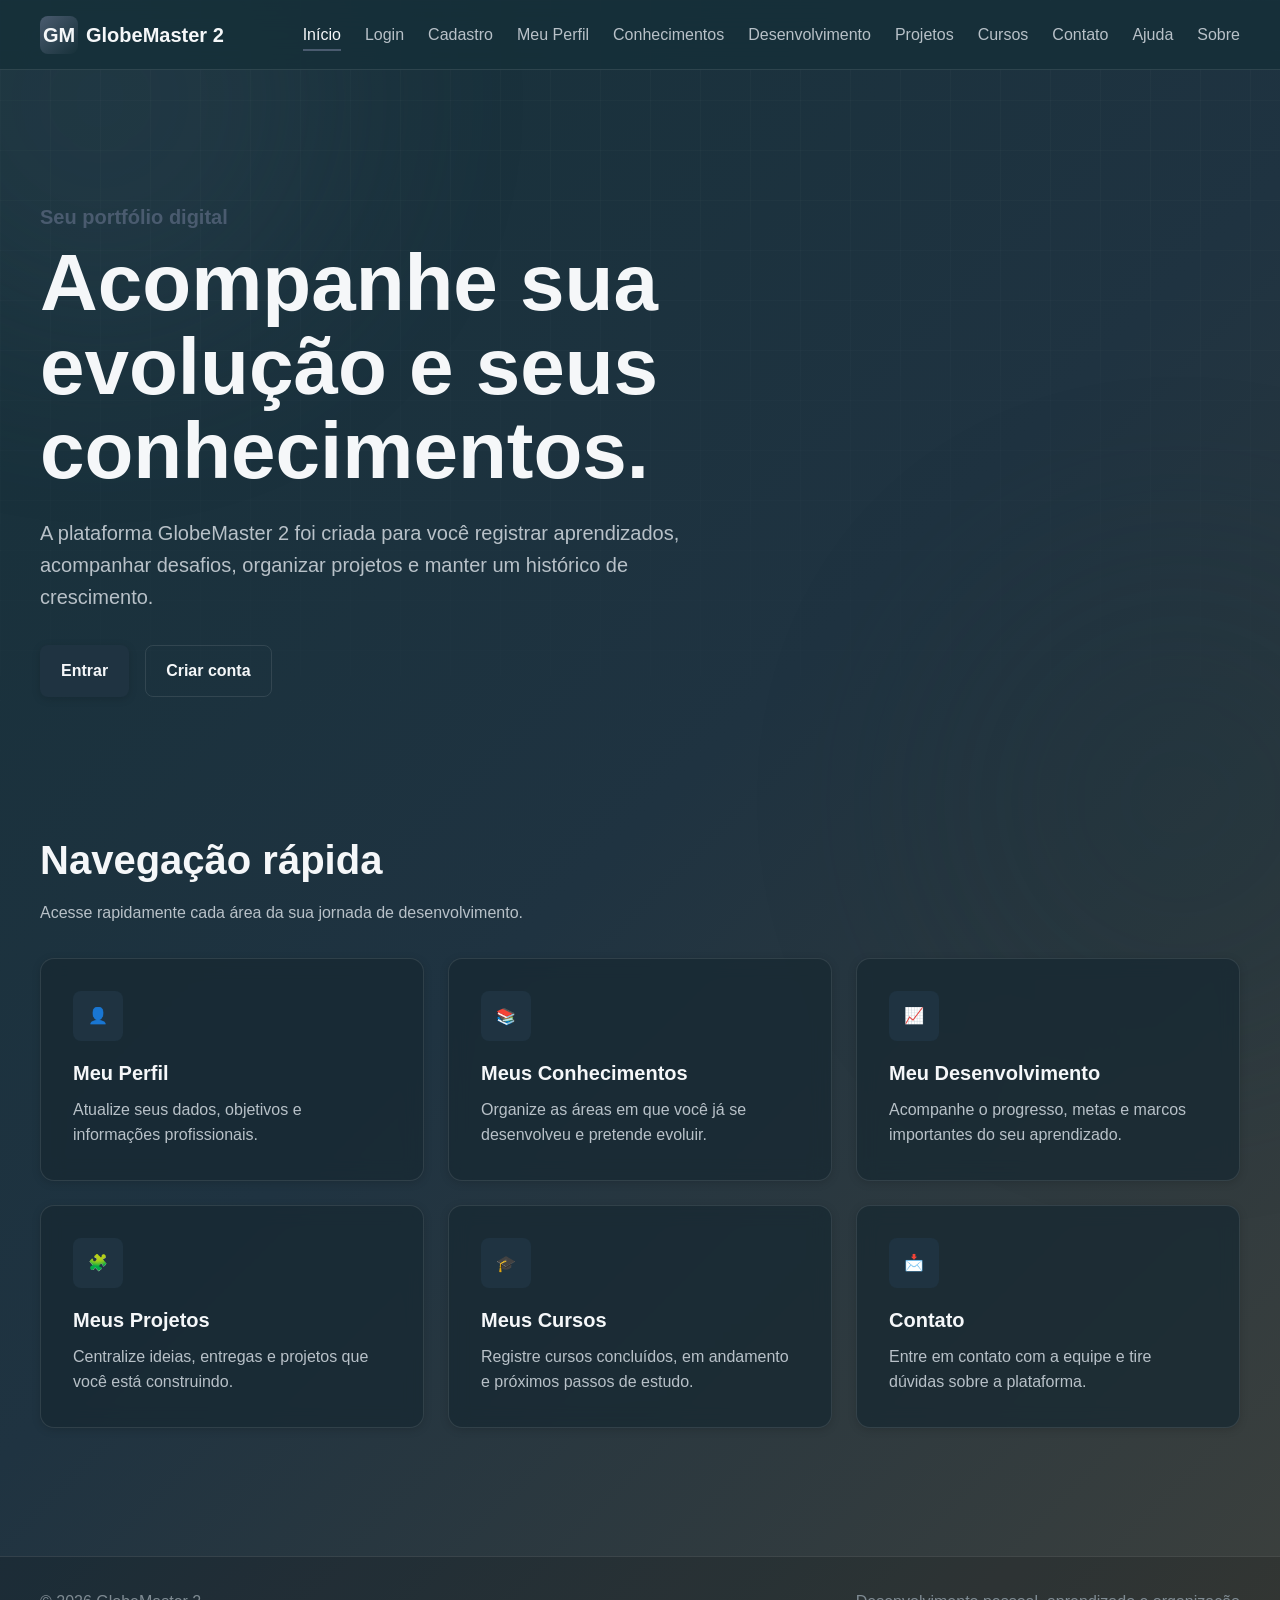
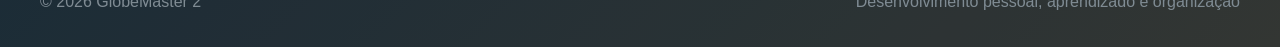
<file: Backend/index.html>
<!DOCTYPE html>
<html lang="pt-br">
<head>
    <meta charset="UTF-8" />
    <meta name="viewport" content="width=device-width, initial-scale=1.0" />
    <title>GlobeMaster 2</title>
    <link rel="stylesheet" href="../Frontend/Css/style.css" />
    <script defer src="../Frontend/Js/script.js"></script>
</head>
<body>
    <div class="background-grid"></div>

    <header class="navbar">
        <div class="navbar-container">
            <a href="index.html" class="logo">
                <span class="logo-icon">GM</span>
                GlobeMaster 2
            </a>

            <button class="menu-toggle" type="button" aria-label="Abrir menu">☰</button>

            <ul class="nav-links">
                <li><a class="nav-link active" href="index.html">Início</a></li>
                <li><a class="nav-link" href="Login.html">Login</a></li>
                <li><a class="nav-link" href="cadastro.html">Cadastro</a></li>
                <li><a class="nav-link" href="MeuPerfil.html">Meu Perfil</a></li>
                <li><a class="nav-link" href="MeusConhecimento.html">Conhecimentos</a></li>
                <li><a class="nav-link" href="meusdesenvolvimento.html">Desenvolvimento</a></li>
                <li><a class="nav-link" href="meusprojetos.html">Projetos</a></li>
                <li><a class="nav-link" href="meuscursos.html">Cursos</a></li>
                <li><a class="nav-link" href="contato.html">Contato</a></li>
                <li><a class="nav-link" href="ajuda.html">Ajuda</a></li>
                <li><a class="nav-link" href="sobre.html">Sobre</a></li>
            </ul>
        </div>
    </header>

    <main>
        <div class="container">
            <section class="hero">
                <div class="hero-content">
                    <p class="hero-subtitle">Seu portfólio digital</p>
                    <h1 class="hero-title">Acompanhe sua evolução e seus conhecimentos.</h1>
                    <p class="hero-description">
                        A plataforma GlobeMaster 2 foi criada para você registrar aprendizados,
                        acompanhar desafios, organizar projetos e manter um histórico de crescimento.
                    </p>
                    <div class="flex" style="gap: 1rem; flex-wrap: wrap;">
                        <a class="btn btn-primary" href="Login.html">Entrar</a>
                        <a class="btn btn-secondary" href="cadastro.html">Criar conta</a>
                    </div>
                </div>
            </section>

            <section class="section">
                <div class="section-header">
                    <h2 class="section-title">Navegação rápida</h2>
                    <p class="section-description">Acesse rapidamente cada área da sua jornada de desenvolvimento.</p>
                </div>

                <div class="grid grid-3">
                    <article class="card">
                        <div class="card-icon">👤</div>
                        <h3 class="card-title">Meu Perfil</h3>
                        <p class="card-description">Atualize seus dados, objetivos e informações profissionais.</p>
                    </article>

                    <article class="card">
                        <div class="card-icon">📚</div>
                        <h3 class="card-title">Meus Conhecimentos</h3>
                        <p class="card-description">Organize as áreas em que você já se desenvolveu e pretende evoluir.</p>
                    </article>

                    <article class="card">
                        <div class="card-icon">📈</div>
                        <h3 class="card-title">Meu Desenvolvimento</h3>
                        <p class="card-description">Acompanhe o progresso, metas e marcos importantes do seu aprendizado.</p>
                    </article>

                    <article class="card">
                        <div class="card-icon">🧩</div>
                        <h3 class="card-title">Meus Projetos</h3>
                        <p class="card-description">Centralize ideias, entregas e projetos que você está construindo.</p>
                    </article>

                    <article class="card">
                        <div class="card-icon">🎓</div>
                        <h3 class="card-title">Meus Cursos</h3>
                        <p class="card-description">Registre cursos concluídos, em andamento e próximos passos de estudo.</p>
                    </article>

                    <article class="card">
                        <div class="card-icon">📩</div>
                        <h3 class="card-title">Contato</h3>
                        <p class="card-description">Entre em contato com a equipe e tire dúvidas sobre a plataforma.</p>
                    </article>
                </div>
            </section>
        </div>
    </main>

    <footer class="footer">
        <div class="container footer-container">
            <p class="footer-text">© 2026 GlobeMaster 2</p>
            <p class="footer-text">Desenvolvimento pessoal, aprendizado e organização</p>
        </div>
    </footer>
</body>
</html>
</file>
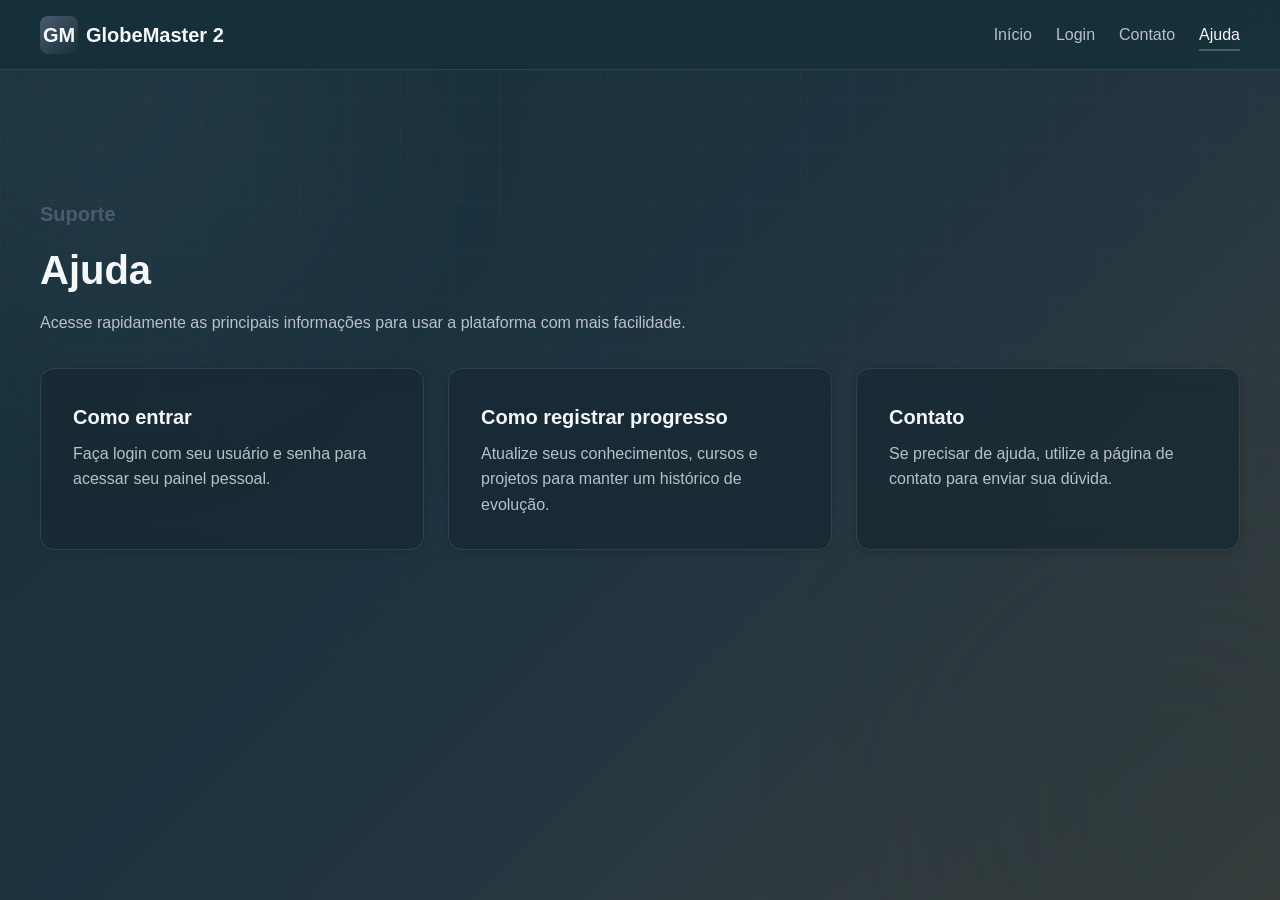
<file: Backend/ajuda.html>
<!DOCTYPE html>
<html lang="pt-br">
<head>
    <meta charset="UTF-8" />
    <meta name="viewport" content="width=device-width, initial-scale=1.0" />
    <title>Ajuda - GlobeMaster 2</title>
    <link rel="stylesheet" href="../Frontend/Css/style.css" />
    <script defer src="../Frontend/Js/script.js"></script>
</head>
<body>
    <div class="background-grid"></div>

    <header class="navbar">
        <div class="navbar-container">
            <a href="index.html" class="logo">
                <span class="logo-icon">GM</span>
                GlobeMaster 2
            </a>
            <ul class="nav-links">
                <li><a class="nav-link" href="index.html">Início</a></li>
                <li><a class="nav-link" href="Login.html">Login</a></li>
                <li><a class="nav-link" href="contato.html">Contato</a></li>
                <li><a class="nav-link active" href="ajuda.html">Ajuda</a></li>
            </ul>
        </div>
    </header>

    <main>
        <div class="container">
            <section class="section">
                <div class="section-header">
                    <p class="hero-subtitle">Suporte</p>
                    <h1 class="section-title">Ajuda</h1>
                    <p class="section-description">Acesse rapidamente as principais informações para usar a plataforma com mais facilidade.</p>
                </div>

                <div class="grid grid-3">
                    <article class="card">
                        <h3 class="card-title">Como entrar</h3>
                        <p class="card-description">Faça login com seu usuário e senha para acessar seu painel pessoal.</p>
                    </article>
                    <article class="card">
                        <h3 class="card-title">Como registrar progresso</h3>
                        <p class="card-description">Atualize seus conhecimentos, cursos e projetos para manter um histórico de evolução.</p>
                    </article>
                    <article class="card">
                        <h3 class="card-title">Contato</h3>
                        <p class="card-description">Se precisar de ajuda, utilize a página de contato para enviar sua dúvida.</p>
                    </article>
                </div>
            </section>
        </div>
    </main>
</body>
</html>
</file>
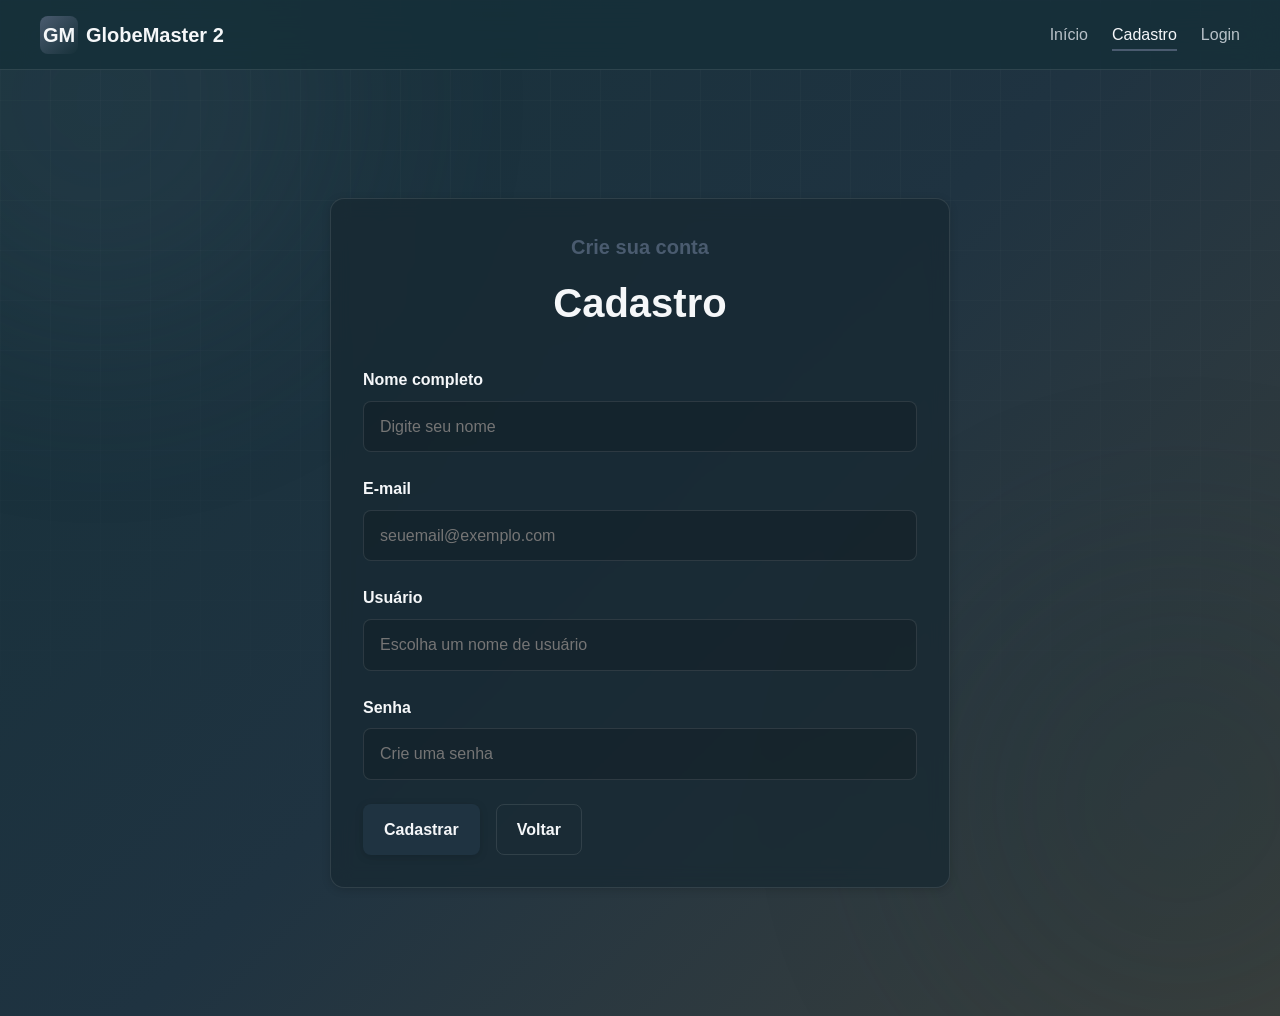
<file: Backend/cadastro.html>
<!DOCTYPE html>
<html lang="pt-br">
<head>
    <meta charset="UTF-8" />
    <meta name="viewport" content="width=device-width, initial-scale=1.0" />
    <title>Cadastro - GlobeMaster 2</title>
    <link rel="stylesheet" href="../Frontend/Css/style.css" />
    <script defer src="../Frontend/Js/script.js"></script>
</head>
<body>
    <div class="background-grid"></div>

    <header class="navbar">
        <div class="navbar-container">
            <a href="index.html" class="logo">
                <span class="logo-icon">GM</span>
                GlobeMaster 2
            </a>
            <ul class="nav-links">
                <li><a class="nav-link" href="index.html">Início</a></li>
                <li><a class="nav-link active" href="cadastro.html">Cadastro</a></li>
                <li><a class="nav-link" href="Login.html">Login</a></li>
            </ul>
        </div>
    </header>

    <main>
        <div class="container">
            <section class="section">
                <div class="card" style="max-width: 620px; margin: 0 auto;">
                    <div class="section-header text-center">
                        <p class="hero-subtitle">Crie sua conta</p>
                        <h1 class="section-title mb-2">Cadastro</h1>
                    </div>

                    <form action="login.php" method="POST">
                        <input type="hidden" name="action" value="cadastro" />
                        <div class="form-group">
                            <label class="form-label" for="nomeCompleto">Nome completo</label>
                            <input class="form-input" type="text" id="nomeCompleto" name="nomeCompleto" placeholder="Digite seu nome" />
                        </div>

                        <div class="form-group">
                            <label class="form-label" for="emailCadastro">E-mail</label>
                            <input class="form-input" type="email" id="emailCadastro" name="emailCadastro" placeholder="seuemail@exemplo.com" />
                        </div>

                        <div class="form-group">
                            <label class="form-label" for="usuarioCadastro">Usuário</label>
                            <input class="form-input" type="text" id="usuarioCadastro" name="usuarioCadastro" placeholder="Escolha um nome de usuário" />
                        </div>

                        <div class="form-group">
                            <label class="form-label" for="senhaCadastro">Senha</label>
                            <input class="form-input" type="password" id="senhaCadastro" name="senhaCadastro" placeholder="Crie uma senha" />
                        </div>

                        <div class="flex" style="gap: 1rem; flex-wrap: wrap;">
                            <button class="btn btn-primary" type="submit">Cadastrar</button>
                            <button class="btn btn-secondary" type="button" onclick="window.location.href='index.html'">Voltar</button>
                        </div>
                    </form>
                </div>
            </section>
        </div>
    </main>
</body>
</html>
</file>
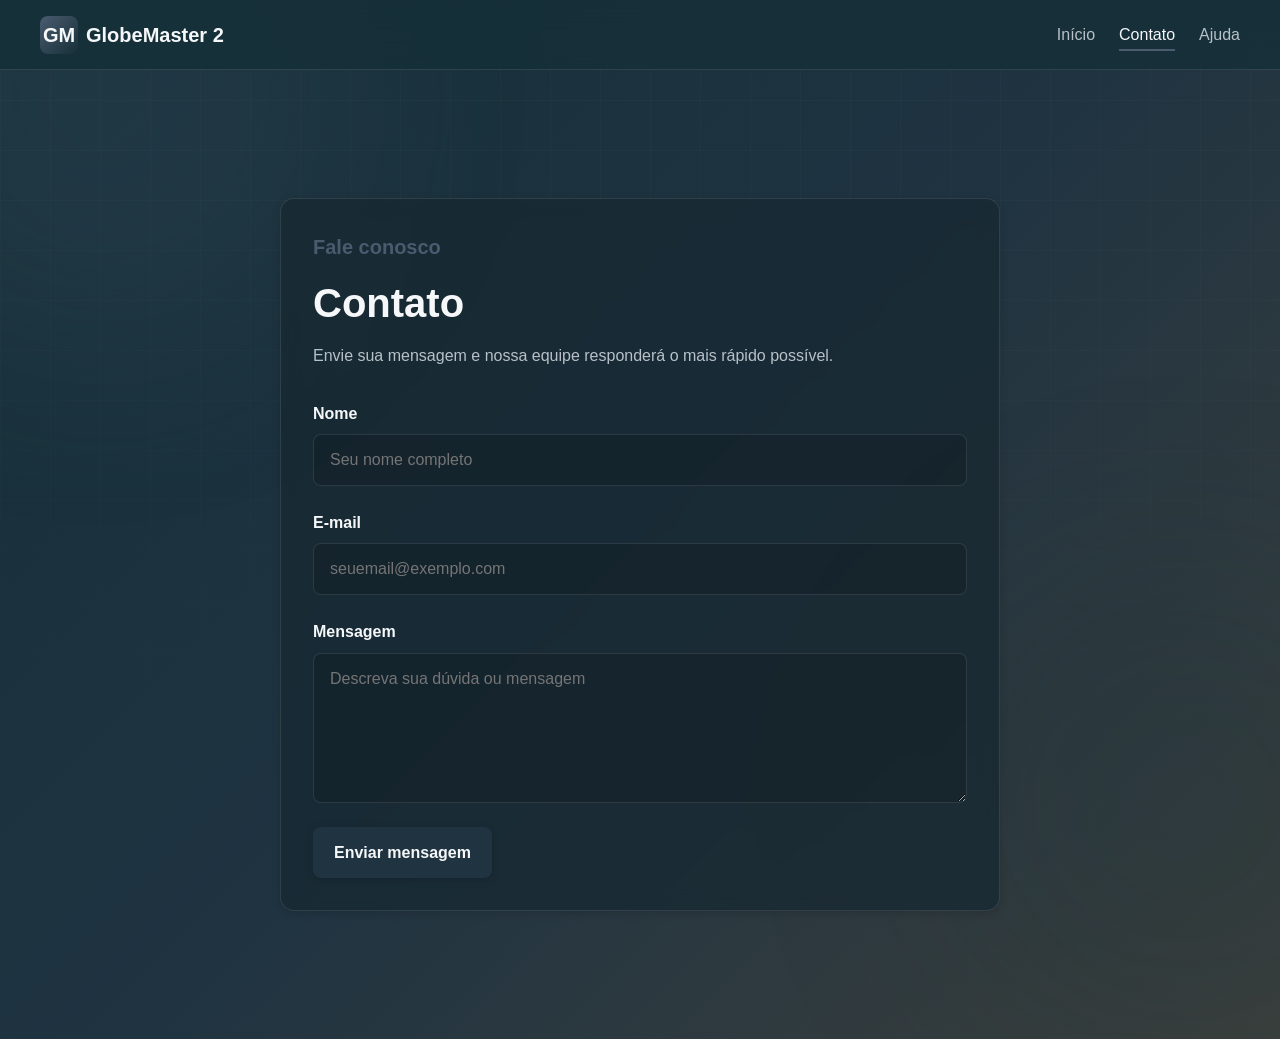
<file: Backend/contato.html>
<!DOCTYPE html>
<html lang="pt-br">
<head>
    <meta charset="UTF-8" />
    <meta name="viewport" content="width=device-width, initial-scale=1.0" />
    <title>Contato - GlobeMaster 2</title>
    <link rel="stylesheet" href="../Frontend/Css/style.css" />
    <script defer src="../Frontend/Js/script.js"></script>
</head>
<body>
    <div class="background-grid"></div>

    <header class="navbar">
        <div class="navbar-container">
            <a href="index.html" class="logo">
                <span class="logo-icon">GM</span>
                GlobeMaster 2
            </a>
            <ul class="nav-links">
                <li><a class="nav-link" href="index.html">Início</a></li>
                <li><a class="nav-link active" href="contato.html">Contato</a></li>
                <li><a class="nav-link" href="ajuda.html">Ajuda</a></li>
            </ul>
        </div>
    </header>

    <main>
        <div class="container">
            <section class="section">
                <div class="card" style="max-width: 720px; margin: 0 auto;">
                    <div class="section-header">
                        <p class="hero-subtitle">Fale conosco</p>
                        <h1 class="section-title">Contato</h1>
                        <p class="section-description">Envie sua mensagem e nossa equipe responderá o mais rápido possível.</p>
                    </div>

                    <form>
                        <div class="form-group">
                            <label class="form-label" for="nome">Nome</label>
                            <input class="form-input" type="text" id="nome" placeholder="Seu nome completo" />
                        </div>

                        <div class="form-group">
                            <label class="form-label" for="email">E-mail</label>
                            <input class="form-input" type="email" id="email" placeholder="seuemail@exemplo.com" />
                        </div>

                        <div class="form-group">
                            <label class="form-label" for="mensagem">Mensagem</label>
                            <textarea class="form-textarea" id="mensagem" placeholder="Descreva sua dúvida ou mensagem"></textarea>
                        </div>

                        <button class="btn btn-primary" type="submit">Enviar mensagem</button>
                    </form>
                </div>
            </section>
        </div>
    </main>
</body>
</html>
</file>
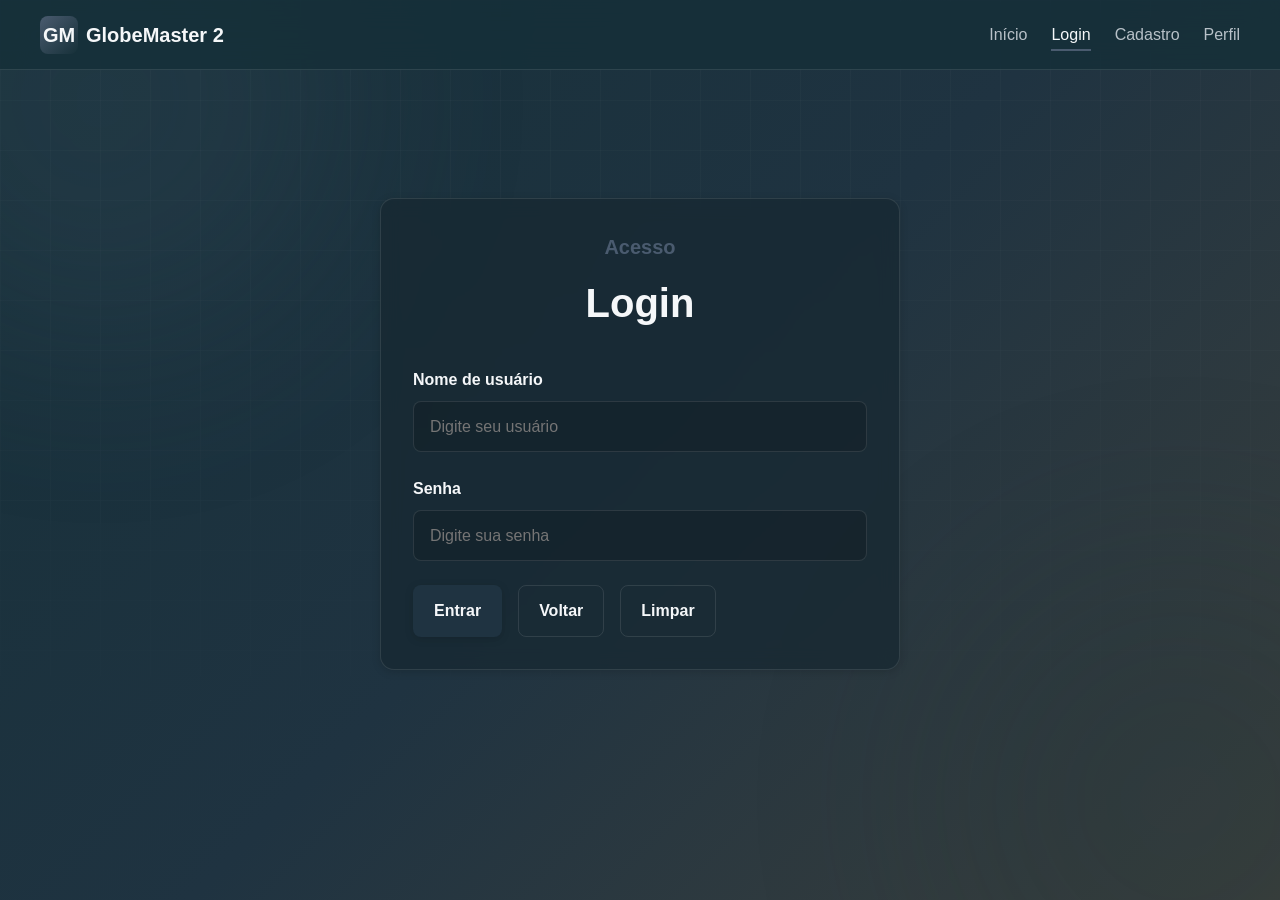
<file: Backend/Login.html>
<!DOCTYPE html>
<html lang="pt-br">
<head>
    <meta charset="UTF-8" />
    <meta name="viewport" content="width=device-width, initial-scale=1.0" />
    <title>Login - GlobeMaster 2</title>
    <link rel="stylesheet" href="../Frontend/Css/style.css" />
    <script defer src="../Frontend/Js/script.js"></script>
</head>
<body>
    <div class="background-grid"></div>

    <header class="navbar">
        <div class="navbar-container">
            <a href="index.html" class="logo">
                <span class="logo-icon">GM</span>
                GlobeMaster 2
            </a>
            <ul class="nav-links">
                <li><a class="nav-link" href="index.html">Início</a></li>
                <li><a class="nav-link active" href="Login.html">Login</a></li>
                <li><a class="nav-link" href="cadastro.html">Cadastro</a></li>
                <li><a class="nav-link" href="MeuPerfil.html">Perfil</a></li>
            </ul>
        </div>
    </header>

    <main>
        <div class="container">
            <section class="section">
                <div class="card" style="max-width: 520px; margin: 0 auto;">
                    <div class="section-header text-center">
                        <p class="hero-subtitle">Acesso</p>
                        <h1 class="section-title mb-2">Login</h1>
                    </div>

                    <form action="login.php" method="POST">
                        <div class="form-group">
                            <label class="form-label" for="username">Nome de usuário</label>
                            <input class="form-input" type="text" id="username" name="username" placeholder="Digite seu usuário" required />
                        </div>

                        <div class="form-group">
                            <label class="form-label" for="password">Senha</label>
                            <input class="form-input" type="password" id="password" name="password" placeholder="Digite sua senha" required />
                        </div>

                        <div class="flex" style="gap: 1rem; flex-wrap: wrap;">
                            <button class="btn btn-primary" type="submit">Entrar</button>
                            <button class="btn btn-secondary" type="button" onclick="window.location.href='index.html'">Voltar</button>
                            <button class="btn btn-secondary" type="reset">Limpar</button>
                        </div>
                    </form>
                </div>
            </section>
        </div>
    </main>
</body>
</html>
</file>
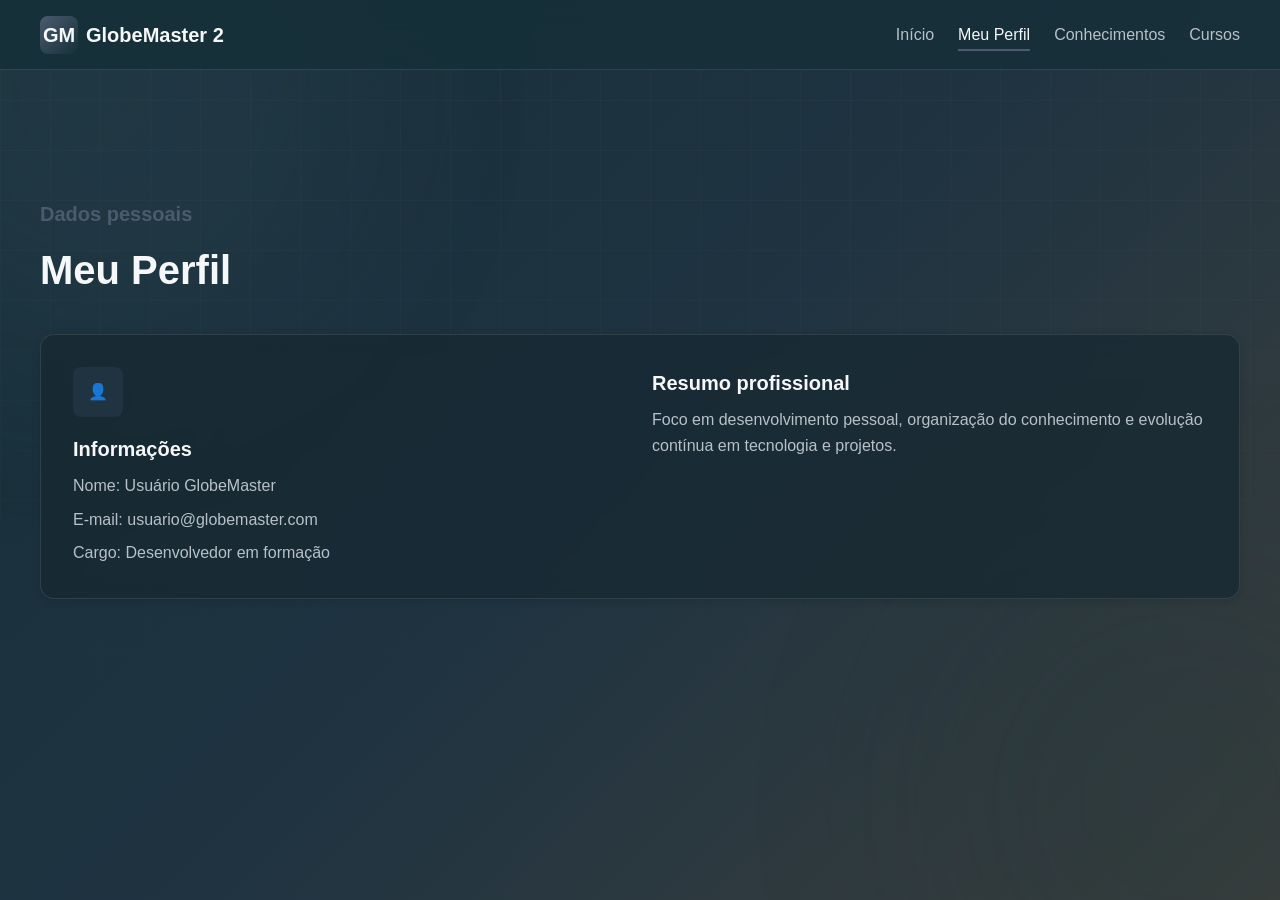
<file: Backend/MeuPerfil.html>
<!DOCTYPE html>
<html lang="pt-br">
<head>
    <meta charset="UTF-8" />
    <meta name="viewport" content="width=device-width, initial-scale=1.0" />
    <title>Meu Perfil - GlobeMaster 2</title>
    <link rel="stylesheet" href="../Frontend/Css/style.css" />
    <script defer src="../Frontend/Js/script.js"></script>
</head>
<body>
    <div class="background-grid"></div>

    <header class="navbar">
        <div class="navbar-container">
            <a href="index.html" class="logo">
                <span class="logo-icon">GM</span>
                GlobeMaster 2
            </a>
            <ul class="nav-links">
                <li><a class="nav-link" href="index.html">Início</a></li>
                <li><a class="nav-link active" href="MeuPerfil.html">Meu Perfil</a></li>
                <li><a class="nav-link" href="MeusConhecimento.html">Conhecimentos</a></li>
                <li><a class="nav-link" href="meuscursos.html">Cursos</a></li>
            </ul>
        </div>
    </header>

    <main>
        <div class="container">
            <section class="section">
                <div class="section-header">
                    <p class="hero-subtitle">Dados pessoais</p>
                    <h1 class="section-title">Meu Perfil</h1>
                </div>

                <div class="card">
                    <div class="grid grid-2">
                        <div>
                            <div class="card-icon">👤</div>
                            <h3 class="card-title">Informações</h3>
                            <p class="card-description">Nome: Usuário GlobeMaster</p>
                            <p class="card-description mt-1">E-mail: usuario@globemaster.com</p>
                            <p class="card-description mt-1">Cargo: Desenvolvedor em formação</p>
                        </div>
                        <div>
                            <h3 class="card-title">Resumo profissional</h3>
                            <p class="card-description">Foco em desenvolvimento pessoal, organização do conhecimento e evolução contínua em tecnologia e projetos.</p>
                        </div>
                    </div>
                </div>
            </section>
        </div>
    </main>
</body>
</html>
</file>
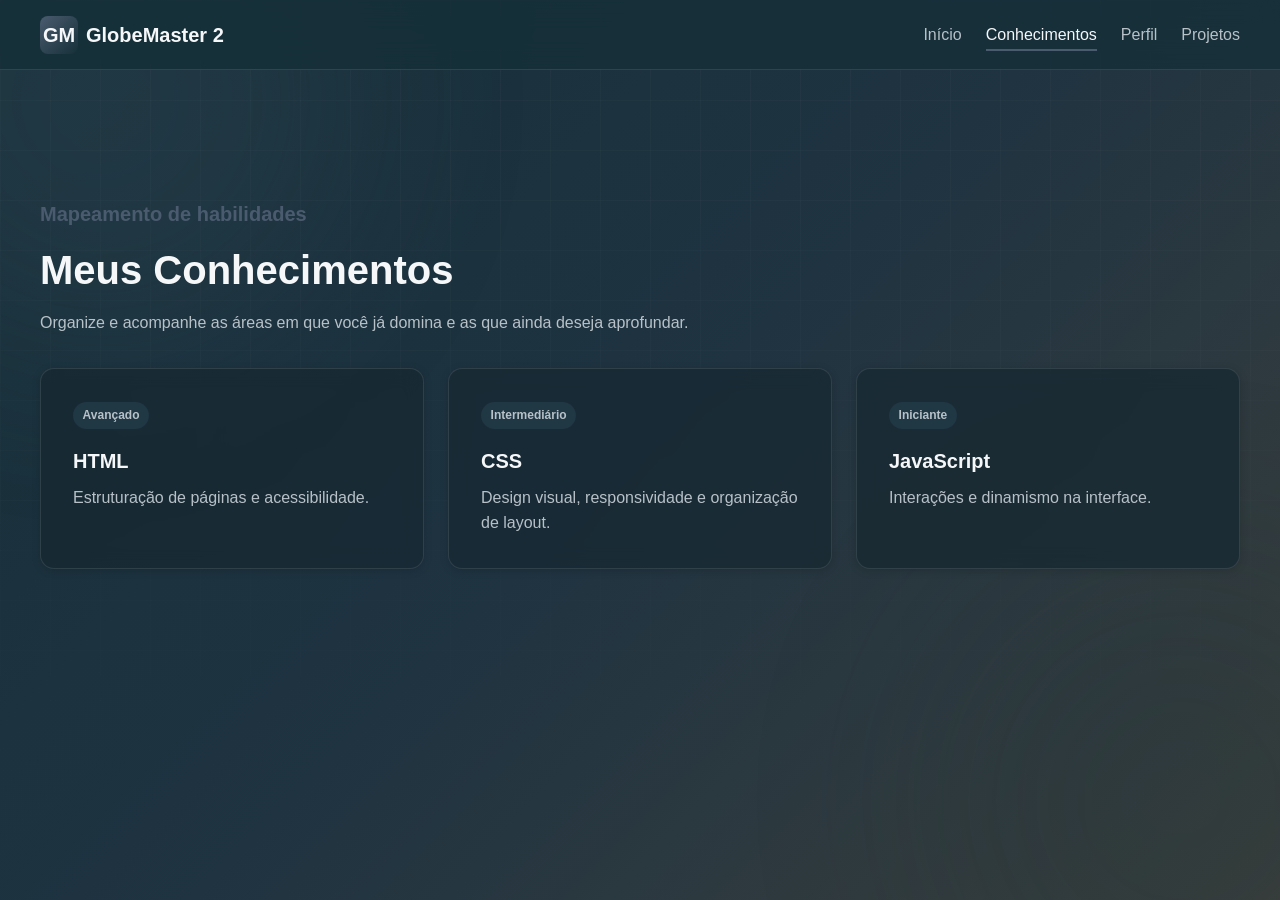
<file: Backend/MeusConhecimento.html>
<!DOCTYPE html>
<html lang="pt-br">
<head>
    <meta charset="UTF-8" />
    <meta name="viewport" content="width=device-width, initial-scale=1.0" />
    <title>Meus Conhecimentos - GlobeMaster 2</title>
    <link rel="stylesheet" href="../Frontend/Css/style.css" />
    <script defer src="../Frontend/Js/script.js"></script>
</head>
<body>
    <div class="background-grid"></div>

    <header class="navbar">
        <div class="navbar-container">
            <a href="index.html" class="logo">
                <span class="logo-icon">GM</span>
                GlobeMaster 2
            </a>
            <ul class="nav-links">
                <li><a class="nav-link" href="index.html">Início</a></li>
                <li><a class="nav-link active" href="MeusConhecimento.html">Conhecimentos</a></li>
                <li><a class="nav-link" href="MeuPerfil.html">Perfil</a></li>
                <li><a class="nav-link" href="meusprojetos.html">Projetos</a></li>
            </ul>
        </div>
    </header>

    <main>
        <div class="container">
            <section class="section">
                <div class="section-header">
                    <p class="hero-subtitle">Mapeamento de habilidades</p>
                    <h1 class="section-title">Meus Conhecimentos</h1>
                    <p class="section-description">Organize e acompanhe as áreas em que você já domina e as que ainda deseja aprofundar.</p>
                </div>

                <div class="grid grid-3">
                    <article class="card">
                        <span class="badge">Avançado</span>
                        <h3 class="card-title mt-2">HTML</h3>
                        <p class="card-description">Estruturação de páginas e acessibilidade.</p>
                    </article>
                    <article class="card">
                        <span class="badge">Intermediário</span>
                        <h3 class="card-title mt-2">CSS</h3>
                        <p class="card-description">Design visual, responsividade e organização de layout.</p>
                    </article>
                    <article class="card">
                        <span class="badge">Iniciante</span>
                        <h3 class="card-title mt-2">JavaScript</h3>
                        <p class="card-description">Interações e dinamismo na interface.</p>
                    </article>
                </div>
            </section>
        </div>
    </main>
</body>
</html>
</file>
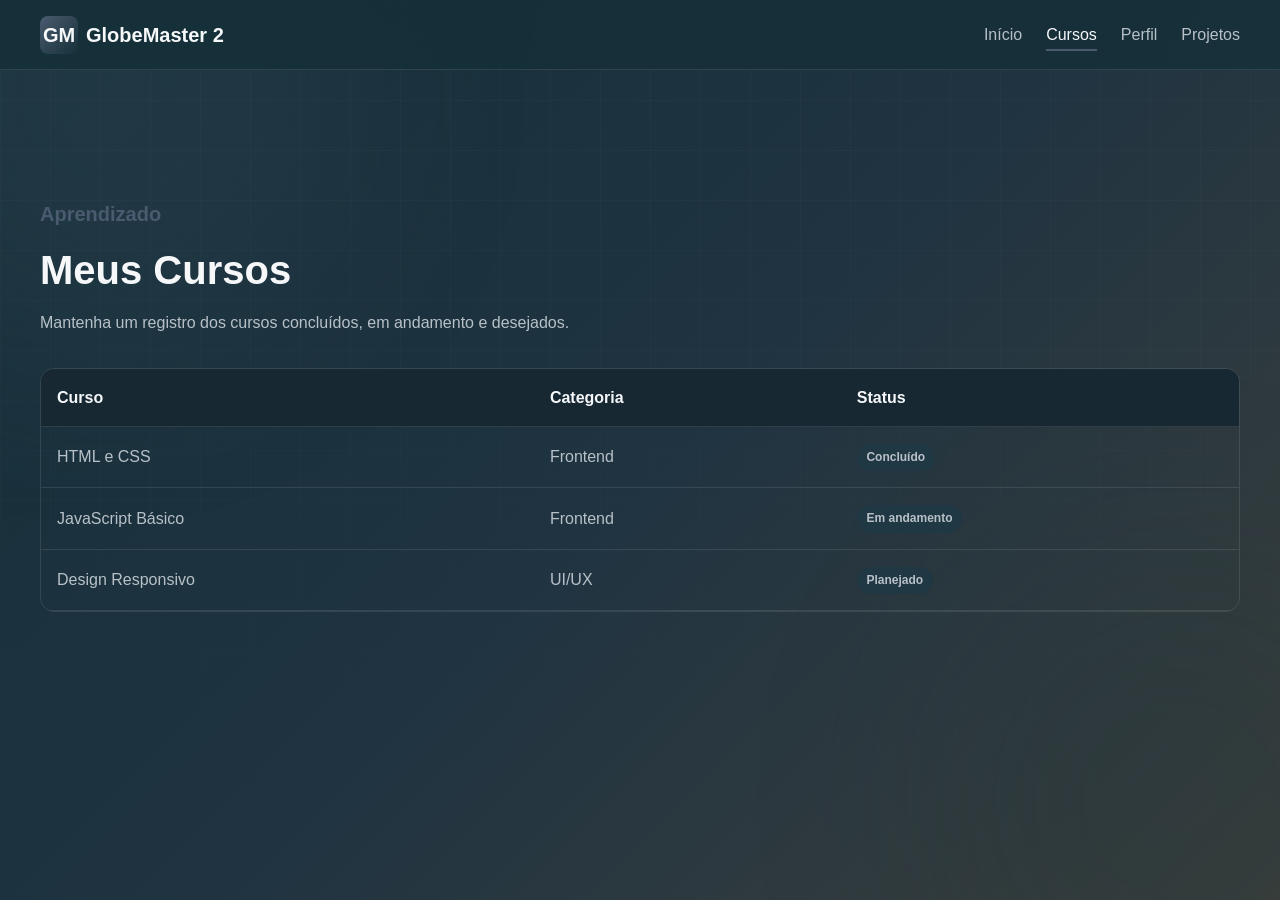
<file: Backend/meuscursos.html>
<!DOCTYPE html>
<html lang="pt-br">
<head>
    <meta charset="UTF-8" />
    <meta name="viewport" content="width=device-width, initial-scale=1.0" />
    <title>Meus Cursos - GlobeMaster 2</title>
    <link rel="stylesheet" href="../Frontend/Css/style.css" />
    <script defer src="../Frontend/Js/script.js"></script>
</head>
<body>
    <div class="background-grid"></div>

    <header class="navbar">
        <div class="navbar-container">
            <a href="index.html" class="logo">
                <span class="logo-icon">GM</span>
                GlobeMaster 2
            </a>
            <ul class="nav-links">
                <li><a class="nav-link" href="index.html">Início</a></li>
                <li><a class="nav-link active" href="meuscursos.html">Cursos</a></li>
                <li><a class="nav-link" href="MeuPerfil.html">Perfil</a></li>
                <li><a class="nav-link" href="meusprojetos.html">Projetos</a></li>
            </ul>
        </div>
    </header>

    <main>
        <div class="container">
            <section class="section">
                <div class="section-header">
                    <p class="hero-subtitle">Aprendizado</p>
                    <h1 class="section-title">Meus Cursos</h1>
                    <p class="section-description">Mantenha um registro dos cursos concluídos, em andamento e desejados.</p>
                </div>

                <div class="table-container">
                    <table>
                        <thead>
                            <tr>
                                <th>Curso</th>
                                <th>Categoria</th>
                                <th>Status</th>
                            </tr>
                        </thead>
                        <tbody>
                            <tr>
                                <td>HTML e CSS</td>
                                <td>Frontend</td>
                                <td><span class="badge">Concluído</span></td>
                            </tr>
                            <tr>
                                <td>JavaScript Básico</td>
                                <td>Frontend</td>
                                <td><span class="badge">Em andamento</span></td>
                            </tr>
                            <tr>
                                <td>Design Responsivo</td>
                                <td>UI/UX</td>
                                <td><span class="badge">Planejado</span></td>
                            </tr>
                        </tbody>
                    </table>
                </div>
            </section>
        </div>
    </main>
</body>
</html>
</file>
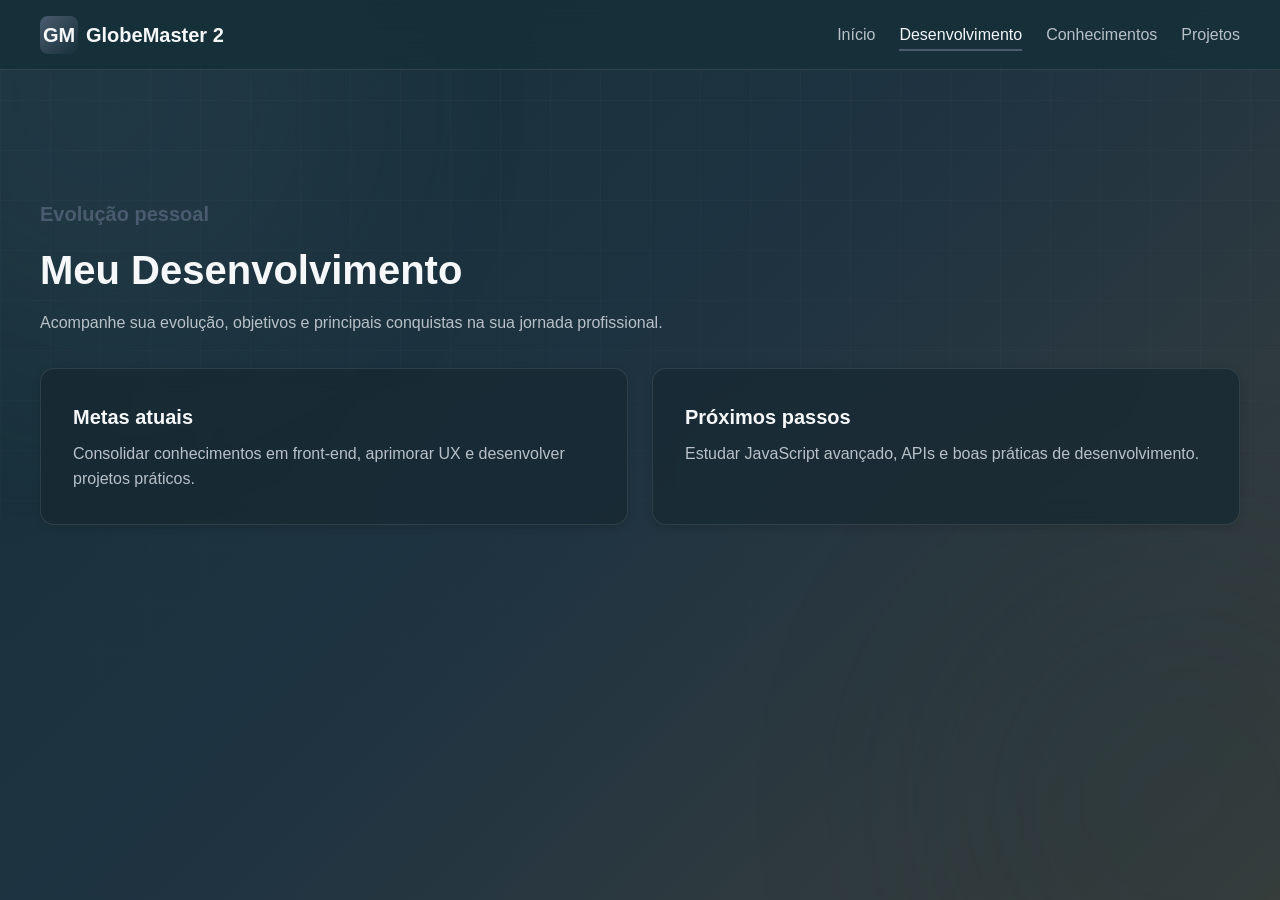
<file: Backend/meusdesenvolvimento.html>
<!DOCTYPE html>
<html lang="pt-br">
<head>
    <meta charset="UTF-8" />
    <meta name="viewport" content="width=device-width, initial-scale=1.0" />
    <title>Meu Desenvolvimento - GlobeMaster 2</title>
    <link rel="stylesheet" href="../Frontend/Css/style.css" />
    <script defer src="../Frontend/Js/script.js"></script>
</head>
<body>
    <div class="background-grid"></div>

    <header class="navbar">
        <div class="navbar-container">
            <a href="index.html" class="logo">
                <span class="logo-icon">GM</span>
                GlobeMaster 2
            </a>
            <ul class="nav-links">
                <li><a class="nav-link" href="index.html">Início</a></li>
                <li><a class="nav-link active" href="meusdesenvolvimento.html">Desenvolvimento</a></li>
                <li><a class="nav-link" href="MeusConhecimento.html">Conhecimentos</a></li>
                <li><a class="nav-link" href="meusprojetos.html">Projetos</a></li>
            </ul>
        </div>
    </header>

    <main>
        <div class="container">
            <section class="section">
                <div class="section-header">
                    <p class="hero-subtitle">Evolução pessoal</p>
                    <h1 class="section-title">Meu Desenvolvimento</h1>
                    <p class="section-description">Acompanhe sua evolução, objetivos e principais conquistas na sua jornada profissional.</p>
                </div>

                <div class="grid grid-2">
                    <article class="card">
                        <h3 class="card-title">Metas atuais</h3>
                        <p class="card-description">Consolidar conhecimentos em front-end, aprimorar UX e desenvolver projetos práticos.</p>
                    </article>
                    <article class="card">
                        <h3 class="card-title">Próximos passos</h3>
                        <p class="card-description">Estudar JavaScript avançado, APIs e boas práticas de desenvolvimento.</p>
                    </article>
                </div>
            </section>
        </div>
    </main>
</body>
</html>
</file>
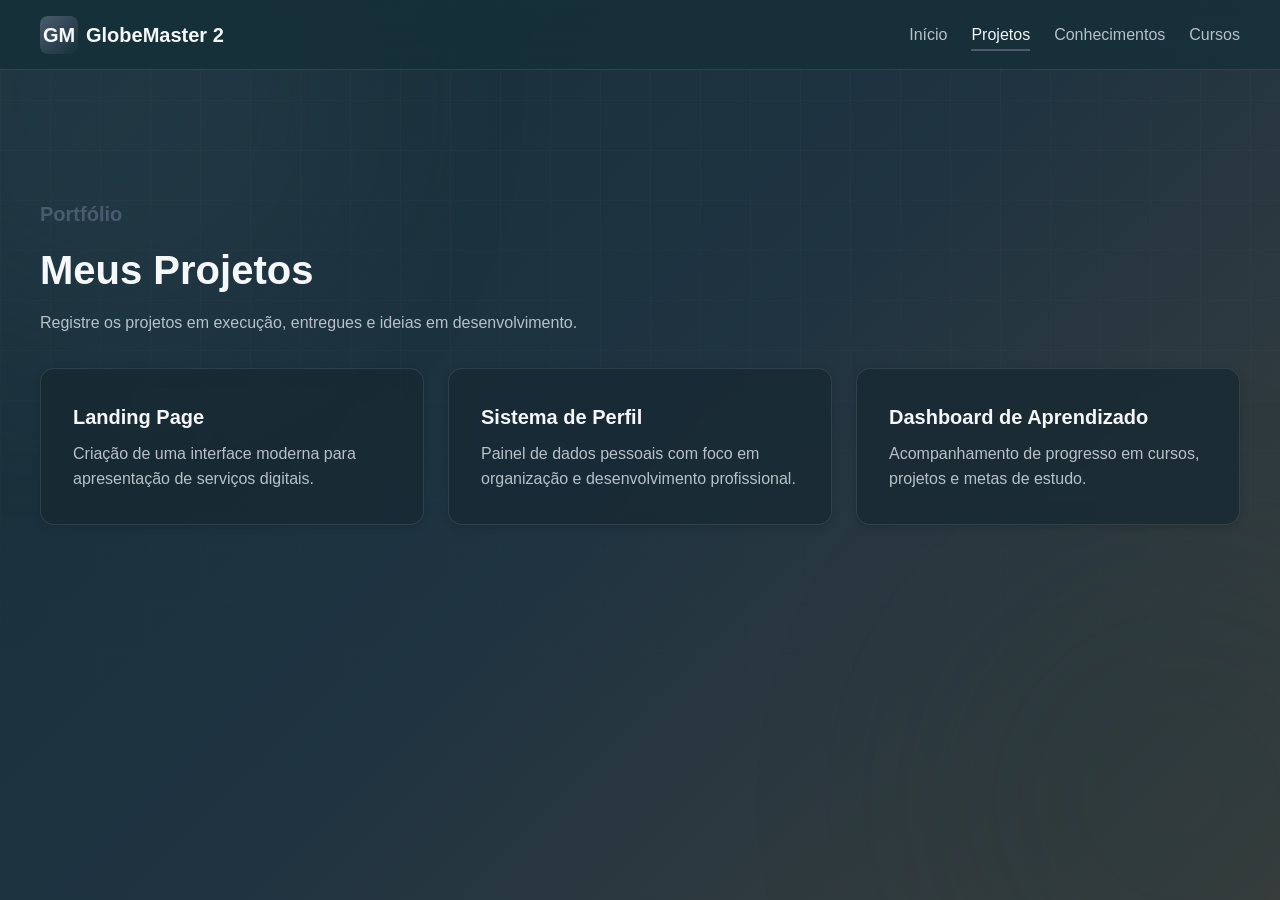
<file: Backend/meusprojetos.html>
<!DOCTYPE html>
<html lang="pt-br">
<head>
    <meta charset="UTF-8" />
    <meta name="viewport" content="width=device-width, initial-scale=1.0" />
    <title>Meus Projetos - GlobeMaster 2</title>
    <link rel="stylesheet" href="../Frontend/Css/style.css" />
    <script defer src="../Frontend/Js/script.js"></script>
</head>
<body>
    <div class="background-grid"></div>

    <header class="navbar">
        <div class="navbar-container">
            <a href="index.html" class="logo">
                <span class="logo-icon">GM</span>
                GlobeMaster 2
            </a>
            <ul class="nav-links">
                <li><a class="nav-link" href="index.html">Início</a></li>
                <li><a class="nav-link active" href="meusprojetos.html">Projetos</a></li>
                <li><a class="nav-link" href="MeusConhecimento.html">Conhecimentos</a></li>
                <li><a class="nav-link" href="meuscursos.html">Cursos</a></li>
            </ul>
        </div>
    </header>

    <main>
        <div class="container">
            <section class="section">
                <div class="section-header">
                    <p class="hero-subtitle">Portfólio</p>
                    <h1 class="section-title">Meus Projetos</h1>
                    <p class="section-description">Registre os projetos em execução, entregues e ideias em desenvolvimento.</p>
                </div>

                <div class="grid grid-3">
                    <article class="card">
                        <h3 class="card-title">Landing Page</h3>
                        <p class="card-description">Criação de uma interface moderna para apresentação de serviços digitais.</p>
                    </article>
                    <article class="card">
                        <h3 class="card-title">Sistema de Perfil</h3>
                        <p class="card-description">Painel de dados pessoais com foco em organização e desenvolvimento profissional.</p>
                    </article>
                    <article class="card">
                        <h3 class="card-title">Dashboard de Aprendizado</h3>
                        <p class="card-description">Acompanhamento de progresso em cursos, projetos e metas de estudo.</p>
                    </article>
                </div>
            </section>
        </div>
    </main>
</body>
</html>
</file>
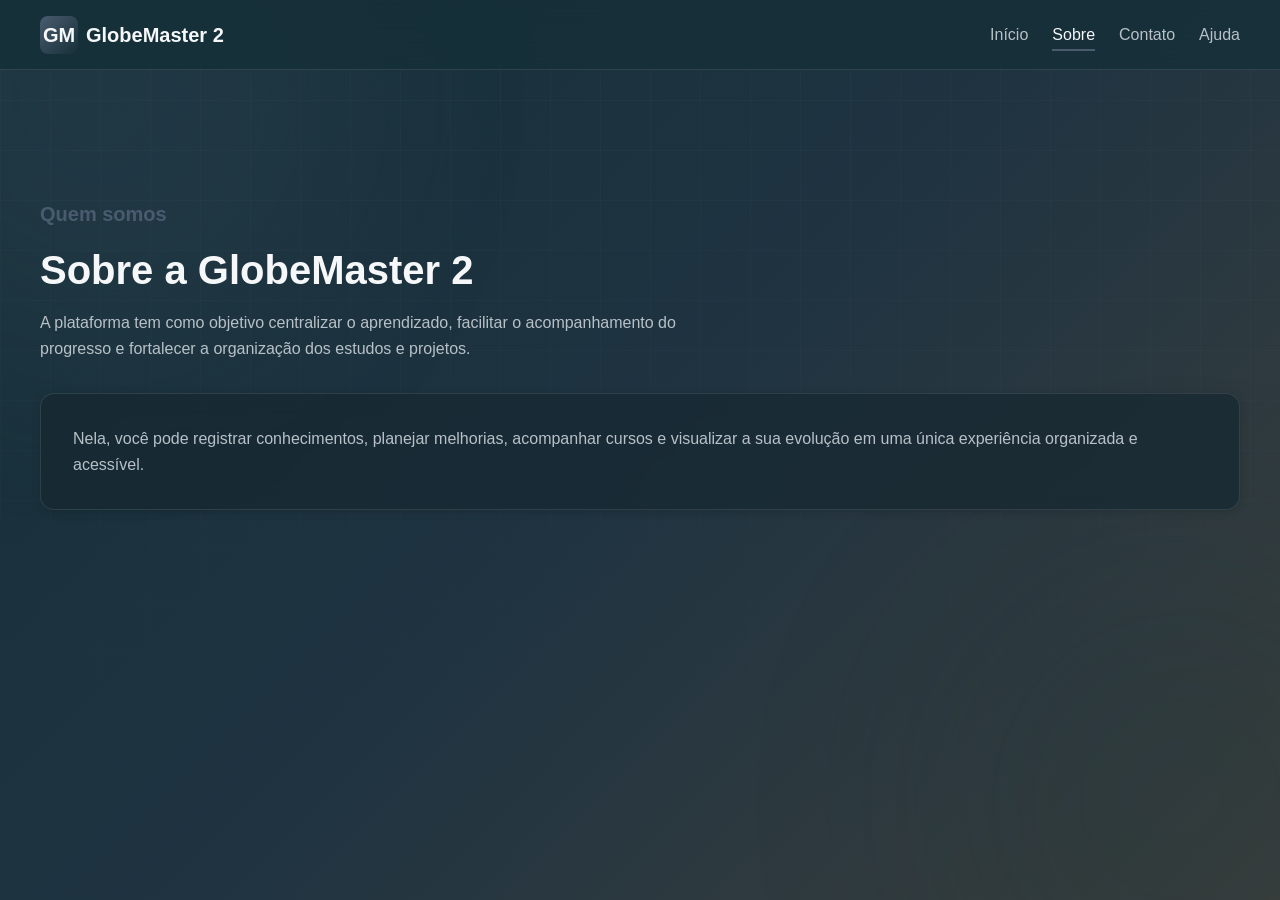
<file: Backend/sobre.html>
<!DOCTYPE html>
<html lang="pt-br">
<head>
    <meta charset="UTF-8" />
    <meta name="viewport" content="width=device-width, initial-scale=1.0" />
    <title>Sobre - GlobeMaster 2</title>
    <link rel="stylesheet" href="../Frontend/Css/style.css" />
    <script defer src="../Frontend/Js/script.js"></script>
</head>
<body>
    <div class="background-grid"></div>

    <header class="navbar">
        <div class="navbar-container">
            <a href="index.html" class="logo">
                <span class="logo-icon">GM</span>
                GlobeMaster 2
            </a>
            <ul class="nav-links">
                <li><a class="nav-link" href="index.html">Início</a></li>
                <li><a class="nav-link active" href="sobre.html">Sobre</a></li>
                <li><a class="nav-link" href="contato.html">Contato</a></li>
                <li><a class="nav-link" href="ajuda.html">Ajuda</a></li>
            </ul>
        </div>
    </header>

    <main>
        <div class="container">
            <section class="section">
                <div class="section-header">
                    <p class="hero-subtitle">Quem somos</p>
                    <h1 class="section-title">Sobre a GlobeMaster 2</h1>
                    <p class="section-description">A plataforma tem como objetivo centralizar o aprendizado, facilitar o acompanhamento do progresso e fortalecer a organização dos estudos e projetos.</p>
                </div>

                <div class="card">
                    <p class="card-description">Nela, você pode registrar conhecimentos, planejar melhorias, acompanhar cursos e visualizar a sua evolução em uma única experiência organizada e acessível.</p>
                </div>
            </section>
        </div>
    </main>
</body>
</html>
</file>
<file: Frontend/Css/style.css>
@charset "UTF-8";

/* =========================================================
   01. VARIÁVEIS / DESIGN TOKENS
   ========================================================= */

:root {
    /* Cores principais */
    --primary-color: #1f3341;
    --secondary-color: #6c757d;
    --three-color: #3c403d;
    --four-color: #163039;
    --five-color: #4a5b6f;

    /* Cores auxiliares */
    --background-color: #0f1c24;
    --surface-color: #172832;
    --surface-light: #203744;

    --text-color: #f5f7f9;
    --text-secondary: #b8c1c8;
    --text-muted: #7f8b93;

    --border-color: rgba(255, 255, 255, 0.10);

    --success-color: #4caf50;
    --warning-color: #ffc107;
    --danger-color: #dc3545;
    --info-color: #17a2b8;

    /* Tipografia */
    --font-family:
        "Inter",
        "Segoe UI",
        Arial,
        sans-serif;

    --font-size-xs: 0.75rem;
    --font-size-sm: 0.875rem;
    --font-size-md: 1rem;
    --font-size-lg: 1.25rem;
    --font-size-xl: 1.75rem;
    --font-size-xxl: 2.5rem;

    /* Espaçamento */
    --spacing-xs: 0.25rem;
    --spacing-sm: 0.5rem;
    --spacing-md: 1rem;
    --spacing-lg: 1.5rem;
    --spacing-xl: 2rem;
    --spacing-xxl: 4rem;

    /* Bordas */
    --radius-sm: 4px;
    --radius-md: 8px;
    --radius-lg: 14px;
    --radius-xl: 20px;

    /* Sombras */
    --shadow-sm:
        0 2px 8px rgba(0, 0, 0, 0.15);

    --shadow-md:
        0 8px 25px rgba(0, 0, 0, 0.25);

    --shadow-lg:
        0 15px 45px rgba(0, 0, 0, 0.35);

    /* Transições */
    --transition-fast: 0.2s ease;
    --transition-normal: 0.3s ease;
    --transition-slow: 0.5s ease;

    /* Navbar */
    --navbar-height: 70px;

    /* Container */
    --container-width: 1200px;
}


/* =========================================================
   02. RESET / BASE
   ========================================================= */

* {
    margin: 0;
    padding: 0;
    box-sizing: border-box;
}

html {
    scroll-behavior: smooth;
}

body {
    min-height: 100vh;

    font-family: var(--font-family);
    font-size: var(--font-size-md);
    line-height: 1.6;

    color: var(--text-color);

    background:
        linear-gradient(
            135deg,
            var(--four-color),
            var(--primary-color),
            var(--three-color)
        );

    overflow-x: hidden;
}

a {
    color: inherit;
    text-decoration: none;
}

button,
input,
textarea,
select {
    font: inherit;
}

button {
    cursor: pointer;
}

img {
    max-width: 100%;
    display: block;
}


/* =========================================================
   03. FUNDO ANIMADO
   ========================================================= */

body::before,
body::after {
    content: "";

    position: fixed;

    width: 500px;
    height: 500px;

    border-radius: 50%;

    pointer-events: none;

    filter: blur(100px);

    opacity: 0.18;

    z-index: -1;
}

body::before {
    top: -150px;
    left: -150px;

    background: var(--five-color);

    animation:
        backgroundFloatOne
        12s
        ease-in-out
        infinite;
}

body::after {
    right: -150px;
    bottom: -150px;

    background: var(--four-color);

    animation:
        backgroundFloatTwo
        15s
        ease-in-out
        infinite;
}

@keyframes backgroundFloatOne {

    0%,
    100% {
        transform: translate(0, 0);
    }

    50% {
        transform: translate(120px, 80px);
    }
}

@keyframes backgroundFloatTwo {

    0%,
    100% {
        transform: translate(0, 0);
    }

    50% {
        transform: translate(-100px, -80px);
    }
}


/* =========================================================
   04. BACKGROUND GRID / TECNOLÓGICO
   ========================================================= */

.background-grid {
    position: fixed;
    inset: 0;

    pointer-events: none;

    z-index: -2;

    background-image:
        linear-gradient(
            rgba(255, 255, 255, 0.025) 1px,
            transparent 1px
        ),
        linear-gradient(
            90deg,
            rgba(255, 255, 255, 0.025) 1px,
            transparent 1px
        );

    background-size: 50px 50px;

    mask-image:
        linear-gradient(
            to bottom,
            black,
            transparent
        );
}


/* =========================================================
   05. CONTAINER
   ========================================================= */

.container {
    width: min(
        100% - 2rem,
        var(--container-width)
    );

    margin-inline: auto;
}


/* =========================================================
   06. NAVBAR
   ========================================================= */

.navbar {
    position: sticky;
    top: 0;

    width: 100%;
    height: var(--navbar-height);

    display: flex;
    align-items: center;

    background:
        rgba(22, 48, 57, 0.85);

    border-bottom:
        1px solid var(--border-color);

    backdrop-filter: blur(15px);

    z-index: 1000;
}

.navbar-container {
    width: min(
        100% - 2rem,
        var(--container-width)
    );

    margin-inline: auto;

    display: flex;
    align-items: center;
    justify-content: space-between;
}


/* =========================================================
   07. LOGO
   ========================================================= */

.logo {
    display: flex;
    align-items: center;
    gap: var(--spacing-sm);

    font-size: var(--font-size-lg);
    font-weight: 700;

    color: var(--text-color);

    transition:
        transform var(--transition-fast);
}

.logo:hover {
    transform: translateY(-2px);
}

.logo-icon {
    width: 38px;
    height: 38px;

    display: grid;
    place-items: center;

    border-radius: var(--radius-md);

    background:
        linear-gradient(
            135deg,
            var(--five-color),
            var(--four-color)
        );
}


/* =========================================================
   08. NAVIGATION
   ========================================================= */

.nav-links {
    display: flex;
    align-items: center;
    gap: var(--spacing-lg);

    list-style: none;
}

.nav-link {
    position: relative;

    padding: 0.5rem 0;

    color: var(--text-secondary);

    transition:
        color var(--transition-fast);
}

.nav-link::after {
    content: "";

    position: absolute;

    left: 0;
    bottom: 0;

    width: 0;
    height: 2px;

    background: var(--five-color);

    transition:
        width var(--transition-fast);
}

.nav-link:hover {
    color: var(--text-color);
}

.nav-link:hover::after,
.nav-link.active::after {
    width: 100%;
}

.nav-link.active {
    color: var(--text-color);
}


/* =========================================================
   09. MENU MOBILE
   ========================================================= */

.menu-toggle {
    display: none;

    width: 42px;
    height: 42px;

    border: 1px solid var(--border-color);
    border-radius: var(--radius-md);

    background: var(--surface-color);

    color: var(--text-color);
}


/* =========================================================
   10. MAIN
   ========================================================= */

main {
    min-height:
        calc(100vh - var(--navbar-height));

    padding:
        var(--spacing-xxl)
        0;
}


/* =========================================================
   11. HERO
   ========================================================= */

.hero {
    min-height: 70vh;

    display: flex;
    align-items: center;

    padding:
        var(--spacing-xxl)
        0;
}

.hero-content {
    max-width: 750px;
}

.hero-subtitle {
    margin-bottom: var(--spacing-sm);

    color: var(--five-color);

    font-size: var(--font-size-lg);
    font-weight: 600;
}

.hero-title {
    margin-bottom: var(--spacing-lg);

    font-size:
        clamp(
            2.5rem,
            7vw,
            5rem
        );

    line-height: 1.05;
}

.hero-description {
    max-width: 650px;

    margin-bottom: var(--spacing-xl);

    color: var(--text-secondary);

    font-size: var(--font-size-lg);
}


/* =========================================================
   12. BOTÕES
   ========================================================= */

.btn {
    display: inline-flex;

    align-items: center;
    justify-content: center;

    gap: var(--spacing-sm);

    padding:
        0.75rem
        1.25rem;

    border:
        1px solid transparent;

    border-radius:
        var(--radius-md);

    font-weight: 600;

    transition:
        transform var(--transition-fast),
        box-shadow var(--transition-fast),
        background var(--transition-fast);
}

.btn:hover {
    transform: translateY(-2px);
}

.btn-primary {
    background: var(--primary-color);

    color: var(--text-color);

    box-shadow: var(--shadow-sm);
}

.btn-primary:hover {
    background: var(--five-color);

    box-shadow: var(--shadow-md);
}

.btn-secondary {
    background: transparent;

    border-color:
        var(--border-color);

    color: var(--text-color);
}

.btn-secondary:hover {
    background: var(--surface-light);
}


/* =========================================================
   13. NAVEGAÇÃO VOLTAR / AVANÇAR
   ========================================================= */

.page-navigation {
    display: flex;

    justify-content: space-between;
    align-items: center;

    gap: var(--spacing-md);

    margin-top: var(--spacing-xxl);

    padding-top: var(--spacing-lg);

    border-top:
        1px solid var(--border-color);
}

.page-navigation a {
    display: inline-flex;

    align-items: center;

    gap: var(--spacing-sm);

    padding:
        0.75rem
        1rem;

    border-radius: var(--radius-md);

    background: var(--surface-color);

    color: var(--text-secondary);

    transition:
        background var(--transition-fast),
        color var(--transition-fast),
        transform var(--transition-fast);
}

.page-navigation a:hover {
    background: var(--surface-light);

    color: var(--text-color);

    transform: translateY(-2px);
}


/* =========================================================
   14. SEÇÕES
   ========================================================= */

.section {
    padding:
        var(--spacing-xxl)
        0;
}

.section-header {
    margin-bottom: var(--spacing-xl);
}

.section-title {
    margin-bottom: var(--spacing-sm);

    font-size: var(--font-size-xxl);
}

.section-description {
    max-width: 700px;

    color: var(--text-secondary);
}


/* =========================================================
   15. GRID
   ========================================================= */

.grid {
    display: grid;

    gap: var(--spacing-lg);
}

.grid-2 {
    grid-template-columns:
        repeat(2, 1fr);
}

.grid-3 {
    grid-template-columns:
        repeat(3, 1fr);
}

.grid-4 {
    grid-template-columns:
        repeat(4, 1fr);
}


/* =========================================================
   16. CARDS
   ========================================================= */

.card {
    padding: var(--spacing-xl);

    background:
        rgba(23, 40, 50, 0.75);

    border:
        1px solid var(--border-color);

    border-radius:
        var(--radius-lg);

    backdrop-filter: blur(10px);

    box-shadow:
        var(--shadow-sm);

    transition:
        transform var(--transition-normal),
        border-color var(--transition-normal),
        box-shadow var(--transition-normal);
}

.card:hover {
    transform:
        translateY(-5px);

    border-color:
        rgba(255, 255, 255, 0.18);

    box-shadow:
        var(--shadow-md);
}

.card-icon {
    width: 50px;
    height: 50px;

    display: grid;
    place-items: center;

    margin-bottom: var(--spacing-md);

    border-radius:
        var(--radius-md);

    background:
        var(--primary-color);
}

.card-title {
    margin-bottom: var(--spacing-sm);

    font-size: var(--font-size-lg);
}

.card-description {
    color: var(--text-secondary);
}


/* =========================================================
   17. GLASS EFFECT
   ========================================================= */

.glass {
    background:
        rgba(255, 255, 255, 0.05);

    border:
        1px solid rgba(255, 255, 255, 0.10);

    backdrop-filter:
        blur(15px);

    -webkit-backdrop-filter:
        blur(15px);

    box-shadow:
        var(--shadow-md);
}


/* =========================================================
   18. FORMULÁRIOS
   ========================================================= */

.form-group {
    display: flex;

    flex-direction: column;

    gap: var(--spacing-sm);

    margin-bottom: var(--spacing-lg);
}

.form-label {
    font-weight: 600;
}

.form-input,
.form-textarea,
.form-select {
    width: 100%;

    padding:
        0.75rem
        1rem;

    border:
        1px solid var(--border-color);

    border-radius:
        var(--radius-md);

    outline: none;

    background:
        rgba(0, 0, 0, 0.15);

    color:
        var(--text-color);

    transition:
        border-color var(--transition-fast),
        box-shadow var(--transition-fast);
}

.form-input:focus,
.form-textarea:focus,
.form-select:focus {
    border-color:
        var(--five-color);

    box-shadow:
        0 0 0 3px
        rgba(74, 91, 111, 0.25);
}

.form-textarea {
    min-height: 150px;

    resize: vertical;
}


/* =========================================================
   19. BADGES
   ========================================================= */

.badge {
    display: inline-flex;

    align-items: center;

    padding:
        0.25rem
        0.6rem;

    border-radius:
        999px;

    font-size:
        var(--font-size-xs);

    font-weight: 600;

    background:
        var(--surface-light);

    color:
        var(--text-secondary);
}


/* =========================================================
   20. ALERTAS / STATUS
   ========================================================= */

.alert {
    padding: var(--spacing-md);

    border-radius:
        var(--radius-md);

    border:
        1px solid var(--border-color);
}

.alert-success {
    background:
        rgba(76, 175, 80, 0.12);

    border-color:
        rgba(76, 175, 80, 0.3);
}

.alert-warning {
    background:
        rgba(255, 193, 7, 0.12);

    border-color:
        rgba(255, 193, 7, 0.3);
}

.alert-danger {
    background:
        rgba(220, 53, 69, 0.12);

    border-color:
        rgba(220, 53, 69, 0.3);
}


/* =========================================================
   21. TABELAS
   ========================================================= */

.table-container {
    width: 100%;

    overflow-x: auto;

    border:
        1px solid var(--border-color);

    border-radius:
        var(--radius-lg);
}

table {
    width: 100%;

    border-collapse: collapse;
}

th,
td {
    padding:
        1rem;

    text-align: left;

    border-bottom:
        1px solid var(--border-color);
}

th {
    background:
        var(--surface-color);
}

td {
    color:
        var(--text-secondary);
}


/* =========================================================
   22. LOADING
   ========================================================= */

.loading {
    width: 40px;
    height: 40px;

    border:
        3px solid
        rgba(255, 255, 255, 0.1);

    border-top-color:
        var(--five-color);

    border-radius: 50%;

    animation:
        spin 0.8s linear infinite;
}

@keyframes spin {

    to {
        transform: rotate(360deg);
    }

}


/* =========================================================
   23. FOOTER
   ========================================================= */

.footer {
    padding:
        var(--spacing-xl)
        0;

    border-top:
        1px solid var(--border-color);

    background:
        rgba(0, 0, 0, 0.15);
}

.footer-container {
    display: flex;

    align-items: center;

    justify-content: space-between;

    gap: var(--spacing-lg);
}

.footer-text {
    color:
        var(--text-muted);
}


/* =========================================================
   24. UTILITÁRIOS
   ========================================================= */

.text-center {
    text-align: center;
}

.text-muted {
    color: var(--text-muted);
}

.text-secondary {
    color: var(--text-secondary);
}

.hidden {
    display: none;
}

.flex {
    display: flex;
}

.flex-center {
    display: flex;

    align-items: center;
    justify-content: center;
}

.flex-between {
    display: flex;

    align-items: center;
    justify-content: space-between;
}

.mt-1 {
    margin-top: var(--spacing-sm);
}

.mt-2 {
    margin-top: var(--spacing-md);
}

.mt-3 {
    margin-top: var(--spacing-lg);
}

.mt-4 {
    margin-top: var(--spacing-xl);
}

.mb-1 {
    margin-bottom: var(--spacing-sm);
}

.mb-2 {
    margin-bottom: var(--spacing-md);
}

.mb-3 {
    margin-bottom: var(--spacing-lg);
}

.mb-4 {
    margin-bottom: var(--spacing-xl);
}


/* =========================================================
   25. ACESSIBILIDADE
   ========================================================= */

:focus-visible {
    outline:
        2px solid var(--five-color);

    outline-offset:
        3px;
}


/* =========================================================
   26. RESPONSIVIDADE
   ========================================================= */

@media (max-width: 900px) {

    .grid-4 {
        grid-template-columns:
            repeat(2, 1fr);
    }

    .grid-3 {
        grid-template-columns:
            repeat(2, 1fr);
    }

    .nav-links {
        gap: var(--spacing-md);
    }

}


@media (max-width: 700px) {

    .menu-toggle {
        display: grid;
        place-items: center;
    }

    .nav-links {
        display: none;

        position: absolute;

        top: var(--navbar-height);
        left: 0;

        width: 100%;

        flex-direction: column;

        padding: var(--spacing-lg);

        background:
            rgba(22, 48, 57, 0.97);

        border-bottom:
            1px solid var(--border-color);
    }

    .nav-links.active {
        display: flex;
    }

    .grid-2,
    .grid-3,
    .grid-4 {
        grid-template-columns: 1fr;
    }

    .hero {
        min-height: 60vh;
    }

    .page-navigation {
        flex-direction: column;

        align-items: stretch;
    }

    .page-navigation a {
        justify-content: center;
    }

    .footer-container {
        flex-direction: column;

        text-align: center;
    }

}


@media (prefers-reduced-motion: reduce) {

    *,
    *::before,
    *::after {
        animation-duration: 0.01ms !important;
        animation-iteration-count: 1 !important;

        scroll-behavior: auto !important;

        transition-duration: 0.01ms !important;
    }

}
</file>
